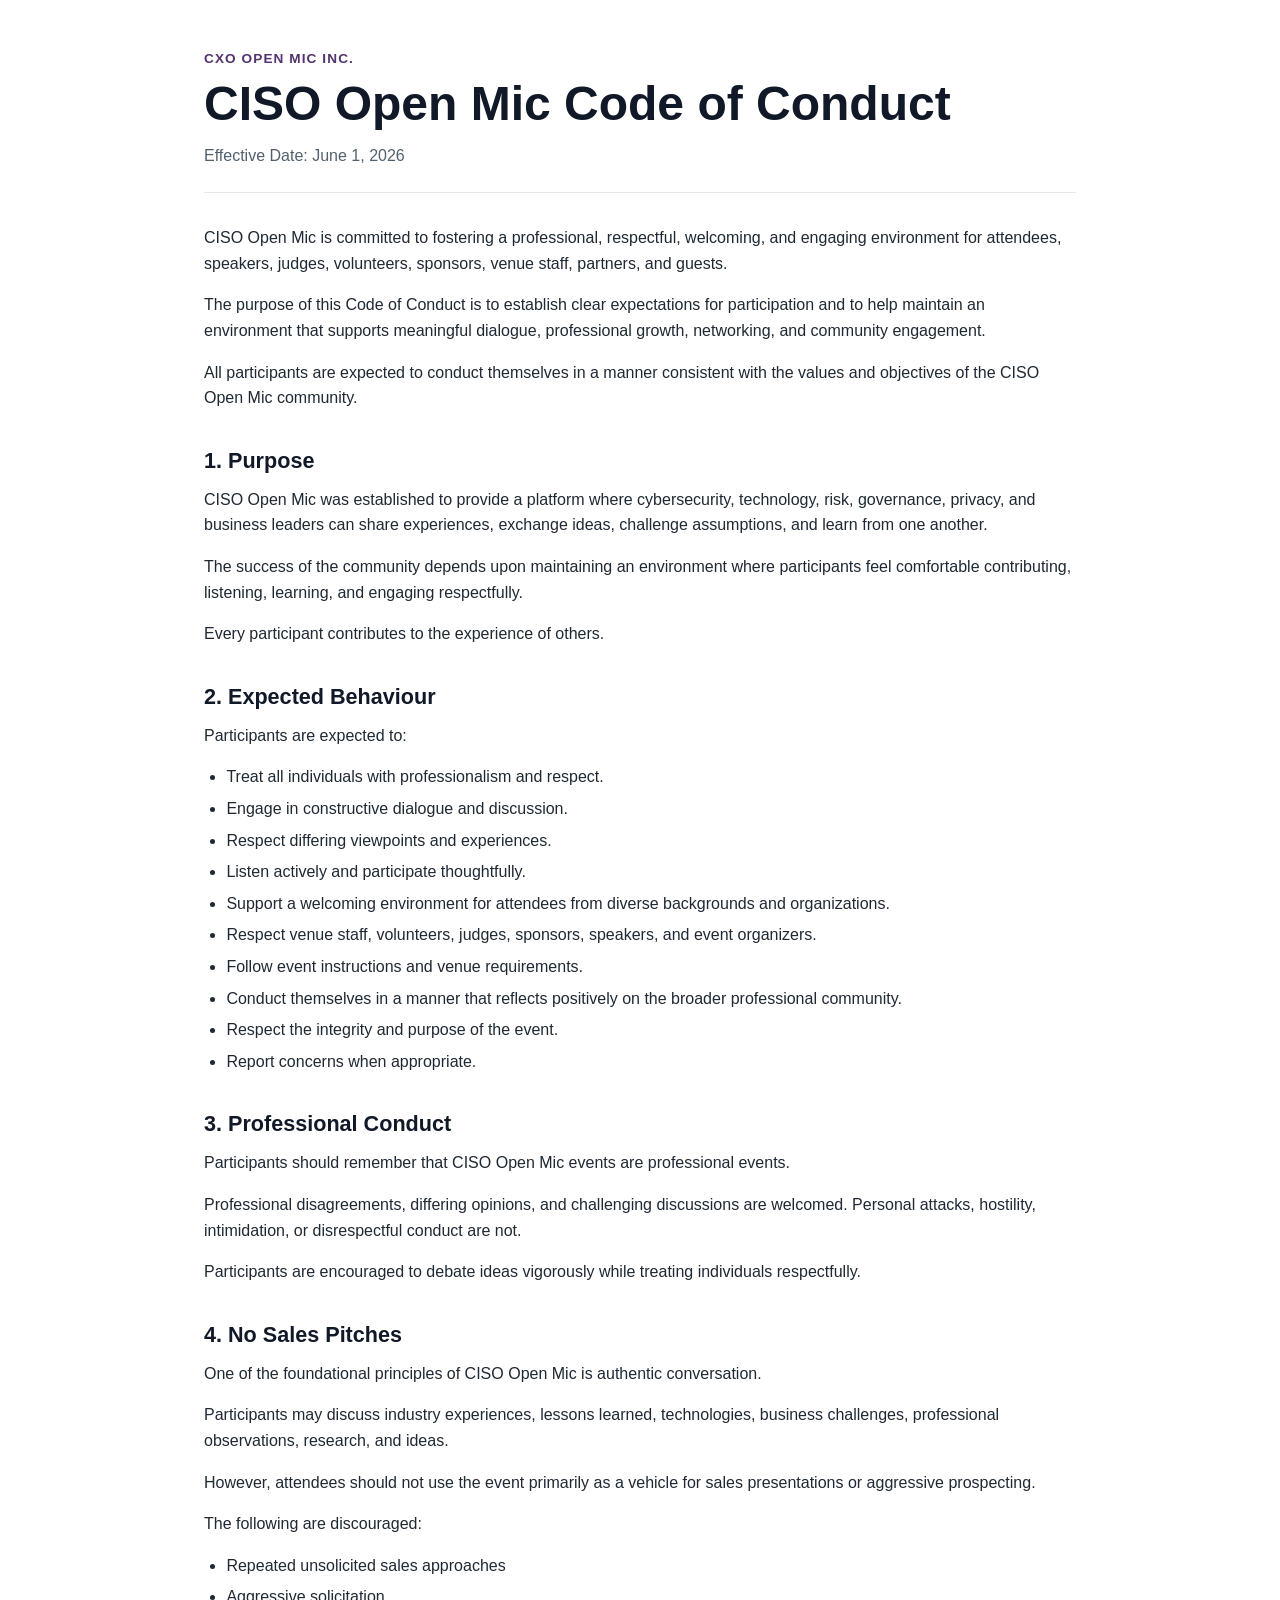
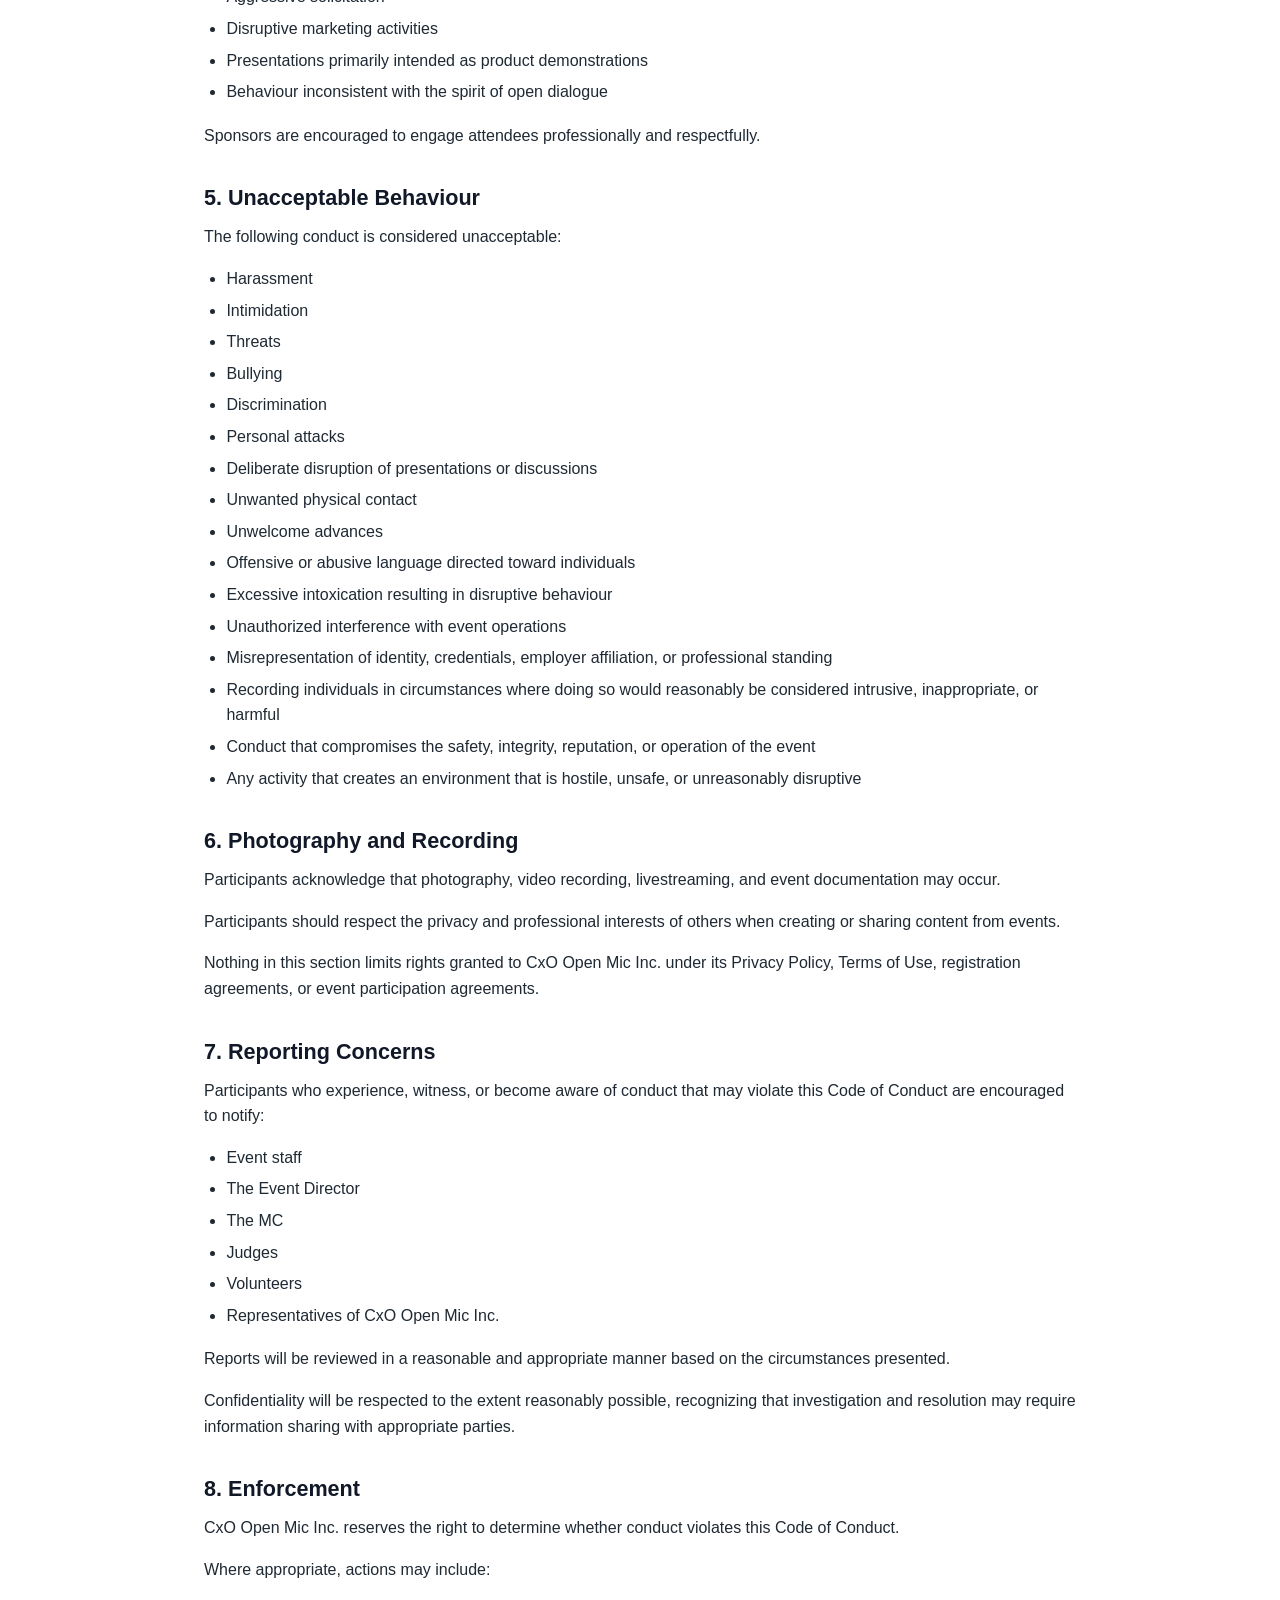
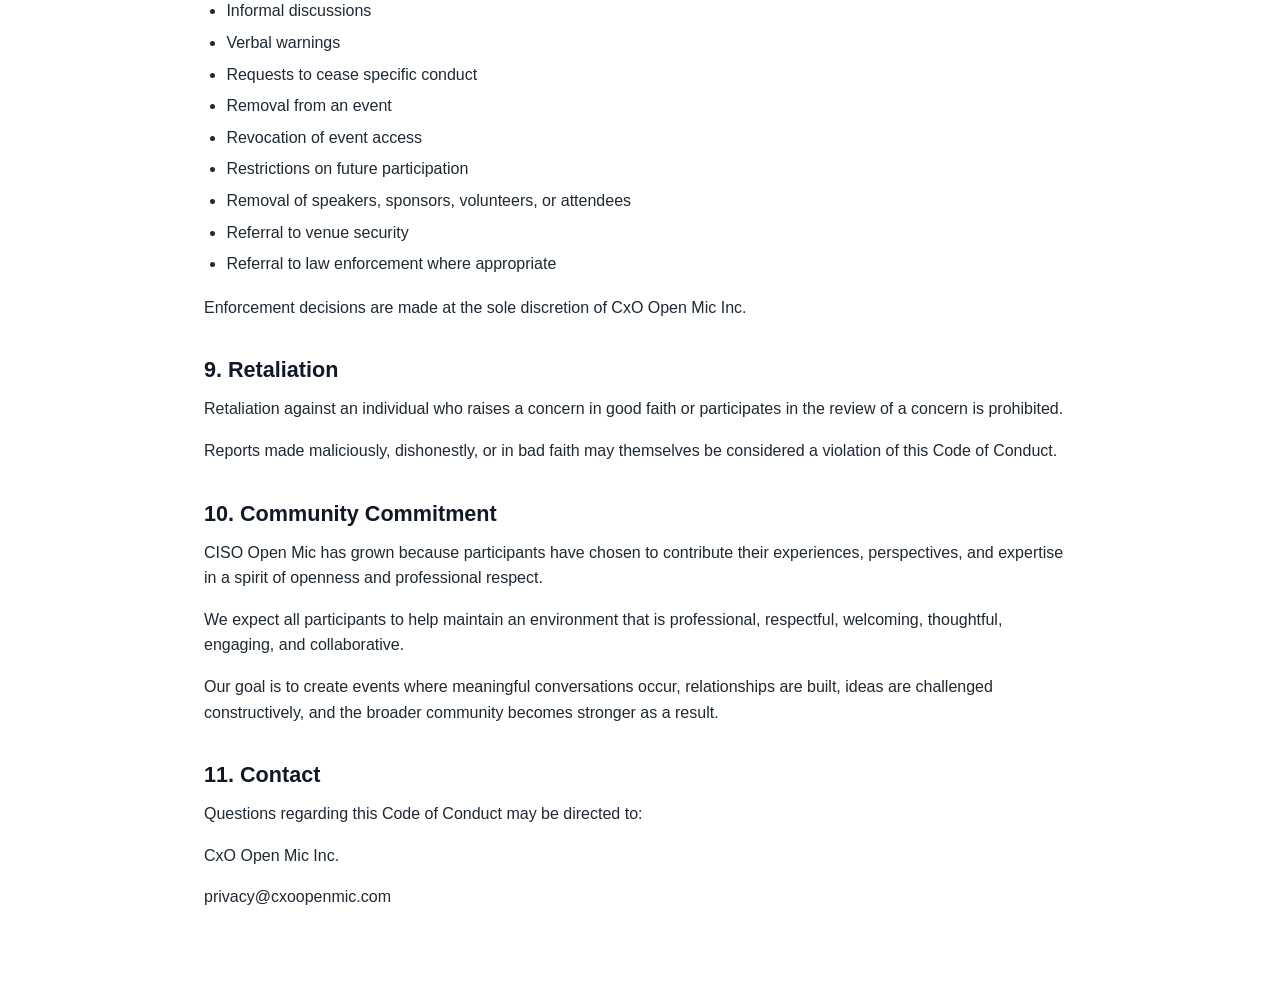
<file: public/conduct.html>
<!doctype html>
<html lang="en">
<head>
<meta charset="utf-8">
<meta name="viewport" content="width=device-width, initial-scale=1">
<title>CISO Open Mic Code of Conduct | CxO Open Mic Inc.</title>
<style>

:root {
  --bg: #ffffff;
  --text: #1f2933;
  --muted: #52606d;
  --heading: #111827;
  --accent: #53336F;
  --border: #e5e7eb;
}
* { box-sizing: border-box; }
body {
  margin: 0;
  background: var(--bg);
  color: var(--text);
  font-family: -apple-system, BlinkMacSystemFont, "Segoe UI", Roboto, Helvetica, Arial, sans-serif;
  line-height: 1.6;
}
main {
  max-width: 920px;
  margin: 0 auto;
  padding: 48px 24px 72px;
}
header {
  border-bottom: 1px solid var(--border);
  margin-bottom: 32px;
  padding-bottom: 24px;
}
.eyebrow {
  color: var(--accent);
  font-size: 0.85rem;
  font-weight: 700;
  letter-spacing: 0.08em;
  text-transform: uppercase;
  margin-bottom: 8px;
}
h1 {
  color: var(--heading);
  font-size: clamp(2rem, 4vw, 3rem);
  line-height: 1.1;
  margin: 0 0 12px;
}
.effective-date {
  color: var(--muted);
  font-size: 1rem;
  margin: 0;
}
h2 {
  color: var(--heading);
  font-size: 1.35rem;
  line-height: 1.3;
  margin-top: 36px;
  margin-bottom: 12px;
}
p { margin: 0 0 16px; }
ul {
  margin: 0 0 18px 1.4rem;
  padding: 0;
}
li { margin: 6px 0; }
.contact-block {
  border-top: 1px solid var(--border);
  margin-top: 40px;
  padding-top: 24px;
}
a {
  color: var(--accent);
}
@media print {
  main { max-width: none; padding: 24px; }
  a { color: inherit; text-decoration: none; }
}

</style>
</head>
<body>
<main>
<header>
<div class="eyebrow">CxO Open Mic Inc.</div>
<h1>CISO Open Mic Code of Conduct</h1>
<p class="effective-date">Effective Date: June 1, 2026</p>
</header>
<p>CISO Open Mic is committed to fostering a professional, respectful, welcoming, and engaging environment for attendees, speakers, judges, volunteers, sponsors, venue staff, partners, and guests.</p>
<p>The purpose of this Code of Conduct is to establish clear expectations for participation and to help maintain an environment that supports meaningful dialogue, professional growth, networking, and community engagement.</p>
<p>All participants are expected to conduct themselves in a manner consistent with the values and objectives of the CISO Open Mic community.</p>
<h2>1. Purpose</h2>
<p>CISO Open Mic was established to provide a platform where cybersecurity, technology, risk, governance, privacy, and business leaders can share experiences, exchange ideas, challenge assumptions, and learn from one another.</p>
<p>The success of the community depends upon maintaining an environment where participants feel comfortable contributing, listening, learning, and engaging respectfully.</p>
<p>Every participant contributes to the experience of others.</p>
<h2>2. Expected Behaviour</h2>
<p>Participants are expected to:</p>
<ul>
<li>Treat all individuals with professionalism and respect.</li>
<li>Engage in constructive dialogue and discussion.</li>
<li>Respect differing viewpoints and experiences.</li>
<li>Listen actively and participate thoughtfully.</li>
<li>Support a welcoming environment for attendees from diverse backgrounds and organizations.</li>
<li>Respect venue staff, volunteers, judges, sponsors, speakers, and event organizers.</li>
<li>Follow event instructions and venue requirements.</li>
<li>Conduct themselves in a manner that reflects positively on the broader professional community.</li>
<li>Respect the integrity and purpose of the event.</li>
<li>Report concerns when appropriate.</li>
</ul>
<h2>3. Professional Conduct</h2>
<p>Participants should remember that CISO Open Mic events are professional events.</p>
<p>Professional disagreements, differing opinions, and challenging discussions are welcomed. Personal attacks, hostility, intimidation, or disrespectful conduct are not.</p>
<p>Participants are encouraged to debate ideas vigorously while treating individuals respectfully.</p>
<h2>4. No Sales Pitches</h2>
<p>One of the foundational principles of CISO Open Mic is authentic conversation.</p>
<p>Participants may discuss industry experiences, lessons learned, technologies, business challenges, professional observations, research, and ideas.</p>
<p>However, attendees should not use the event primarily as a vehicle for sales presentations or aggressive prospecting.</p>
<p>The following are discouraged:</p>
<ul>
<li>Repeated unsolicited sales approaches</li>
<li>Aggressive solicitation</li>
<li>Disruptive marketing activities</li>
<li>Presentations primarily intended as product demonstrations</li>
<li>Behaviour inconsistent with the spirit of open dialogue</li>
</ul>
<p>Sponsors are encouraged to engage attendees professionally and respectfully.</p>
<h2>5. Unacceptable Behaviour</h2>
<p>The following conduct is considered unacceptable:</p>
<ul>
<li>Harassment</li>
<li>Intimidation</li>
<li>Threats</li>
<li>Bullying</li>
<li>Discrimination</li>
<li>Personal attacks</li>
<li>Deliberate disruption of presentations or discussions</li>
<li>Unwanted physical contact</li>
<li>Unwelcome advances</li>
<li>Offensive or abusive language directed toward individuals</li>
<li>Excessive intoxication resulting in disruptive behaviour</li>
<li>Unauthorized interference with event operations</li>
<li>Misrepresentation of identity, credentials, employer affiliation, or professional standing</li>
<li>Recording individuals in circumstances where doing so would reasonably be considered intrusive, inappropriate, or harmful</li>
<li>Conduct that compromises the safety, integrity, reputation, or operation of the event</li>
<li>Any activity that creates an environment that is hostile, unsafe, or unreasonably disruptive</li>
</ul>
<h2>6. Photography and Recording</h2>
<p>Participants acknowledge that photography, video recording, livestreaming, and event documentation may occur.</p>
<p>Participants should respect the privacy and professional interests of others when creating or sharing content from events.</p>
<p>Nothing in this section limits rights granted to CxO Open Mic Inc. under its Privacy Policy, Terms of Use, registration agreements, or event participation agreements.</p>
<h2>7. Reporting Concerns</h2>
<p>Participants who experience, witness, or become aware of conduct that may violate this Code of Conduct are encouraged to notify:</p>
<ul>
<li>Event staff</li>
<li>The Event Director</li>
<li>The MC</li>
<li>Judges</li>
<li>Volunteers</li>
<li>Representatives of CxO Open Mic Inc.</li>
</ul>
<p>Reports will be reviewed in a reasonable and appropriate manner based on the circumstances presented.</p>
<p>Confidentiality will be respected to the extent reasonably possible, recognizing that investigation and resolution may require information sharing with appropriate parties.</p>
<h2>8. Enforcement</h2>
<p>CxO Open Mic Inc. reserves the right to determine whether conduct violates this Code of Conduct.</p>
<p>Where appropriate, actions may include:</p>
<ul>
<li>Informal discussions</li>
<li>Verbal warnings</li>
<li>Requests to cease specific conduct</li>
<li>Removal from an event</li>
<li>Revocation of event access</li>
<li>Restrictions on future participation</li>
<li>Removal of speakers, sponsors, volunteers, or attendees</li>
<li>Referral to venue security</li>
<li>Referral to law enforcement where appropriate</li>
</ul>
<p>Enforcement decisions are made at the sole discretion of CxO Open Mic Inc.</p>
<h2>9. Retaliation</h2>
<p>Retaliation against an individual who raises a concern in good faith or participates in the review of a concern is prohibited.</p>
<p>Reports made maliciously, dishonestly, or in bad faith may themselves be considered a violation of this Code of Conduct.</p>
<h2>10. Community Commitment</h2>
<p>CISO Open Mic has grown because participants have chosen to contribute their experiences, perspectives, and expertise in a spirit of openness and professional respect.</p>
<p>We expect all participants to help maintain an environment that is professional, respectful, welcoming, thoughtful, engaging, and collaborative.</p>
<p>Our goal is to create events where meaningful conversations occur, relationships are built, ideas are challenged constructively, and the broader community becomes stronger as a result.</p>
<h2>11. Contact</h2>
<p>Questions regarding this Code of Conduct may be directed to:</p>
<p>CxO Open Mic Inc.</p>
<p>privacy@cxoopenmic.com</p>
</main>
</body>
</html>
</file>
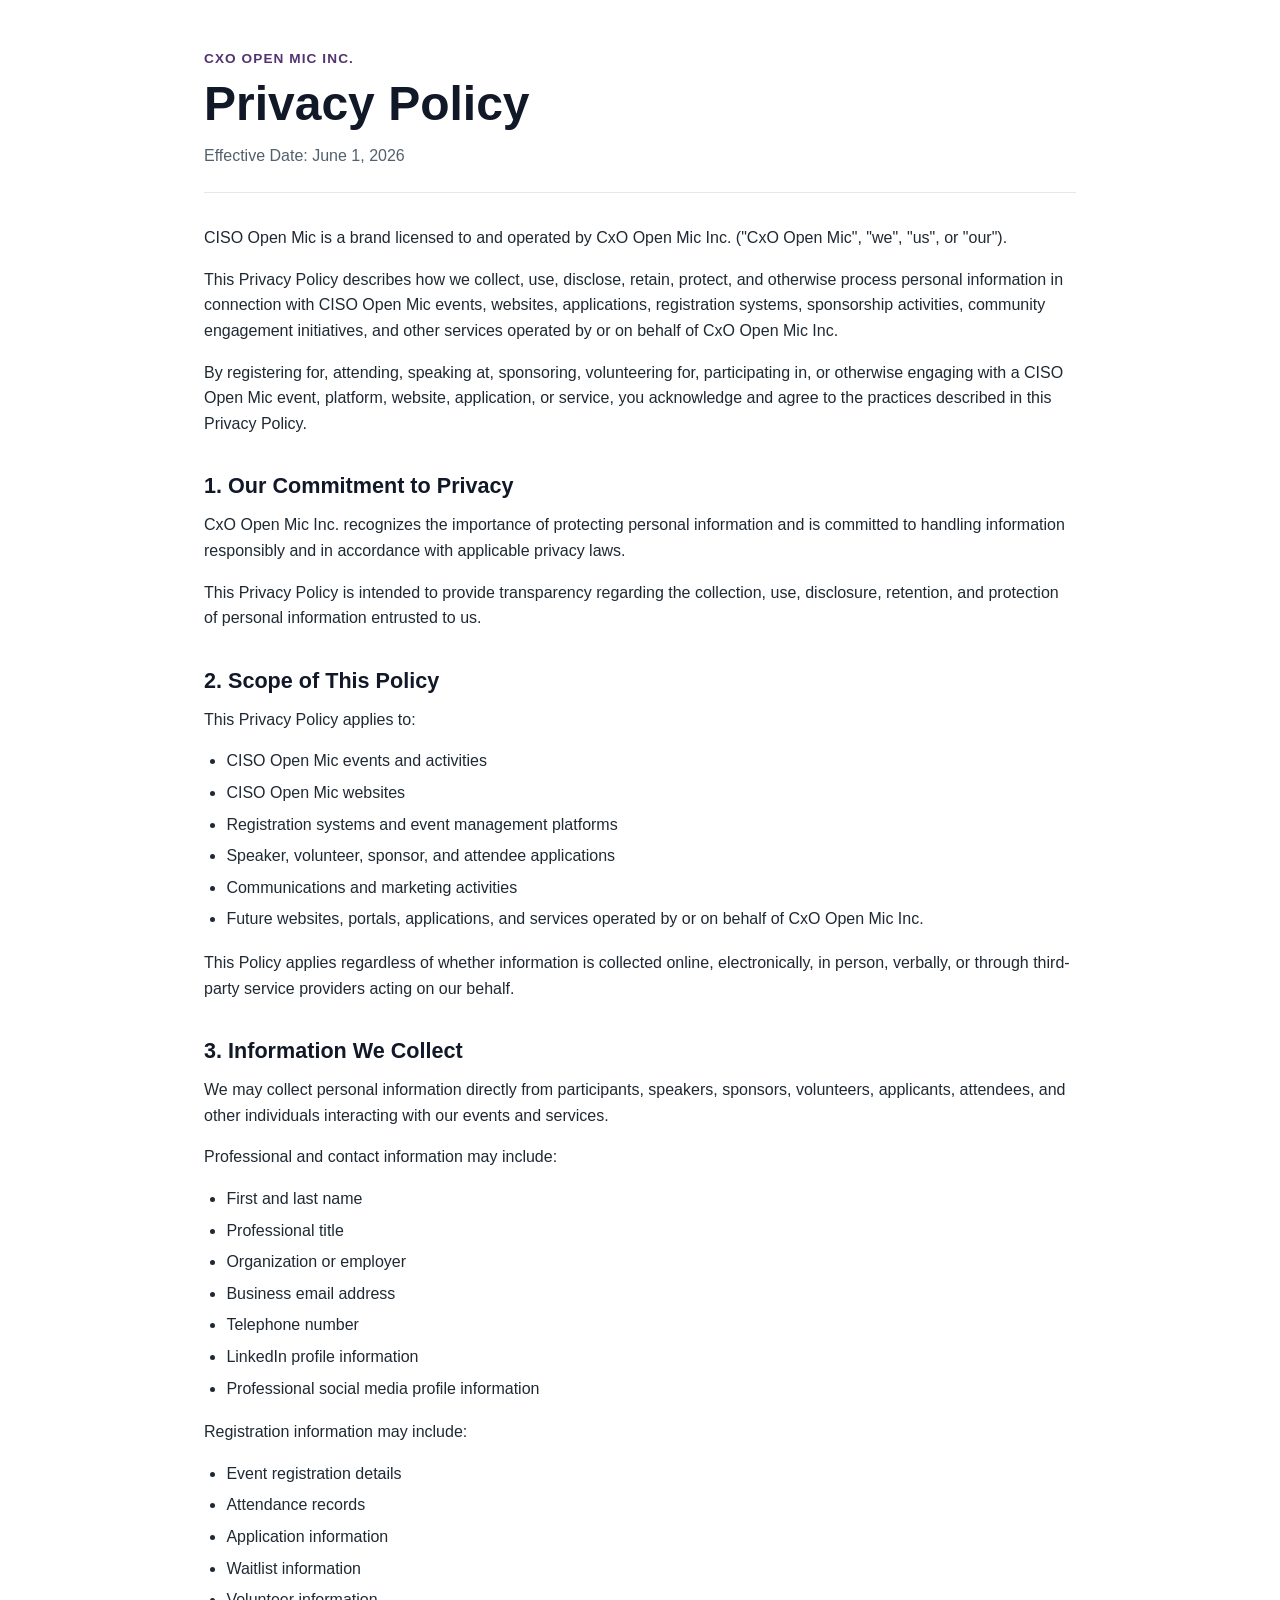
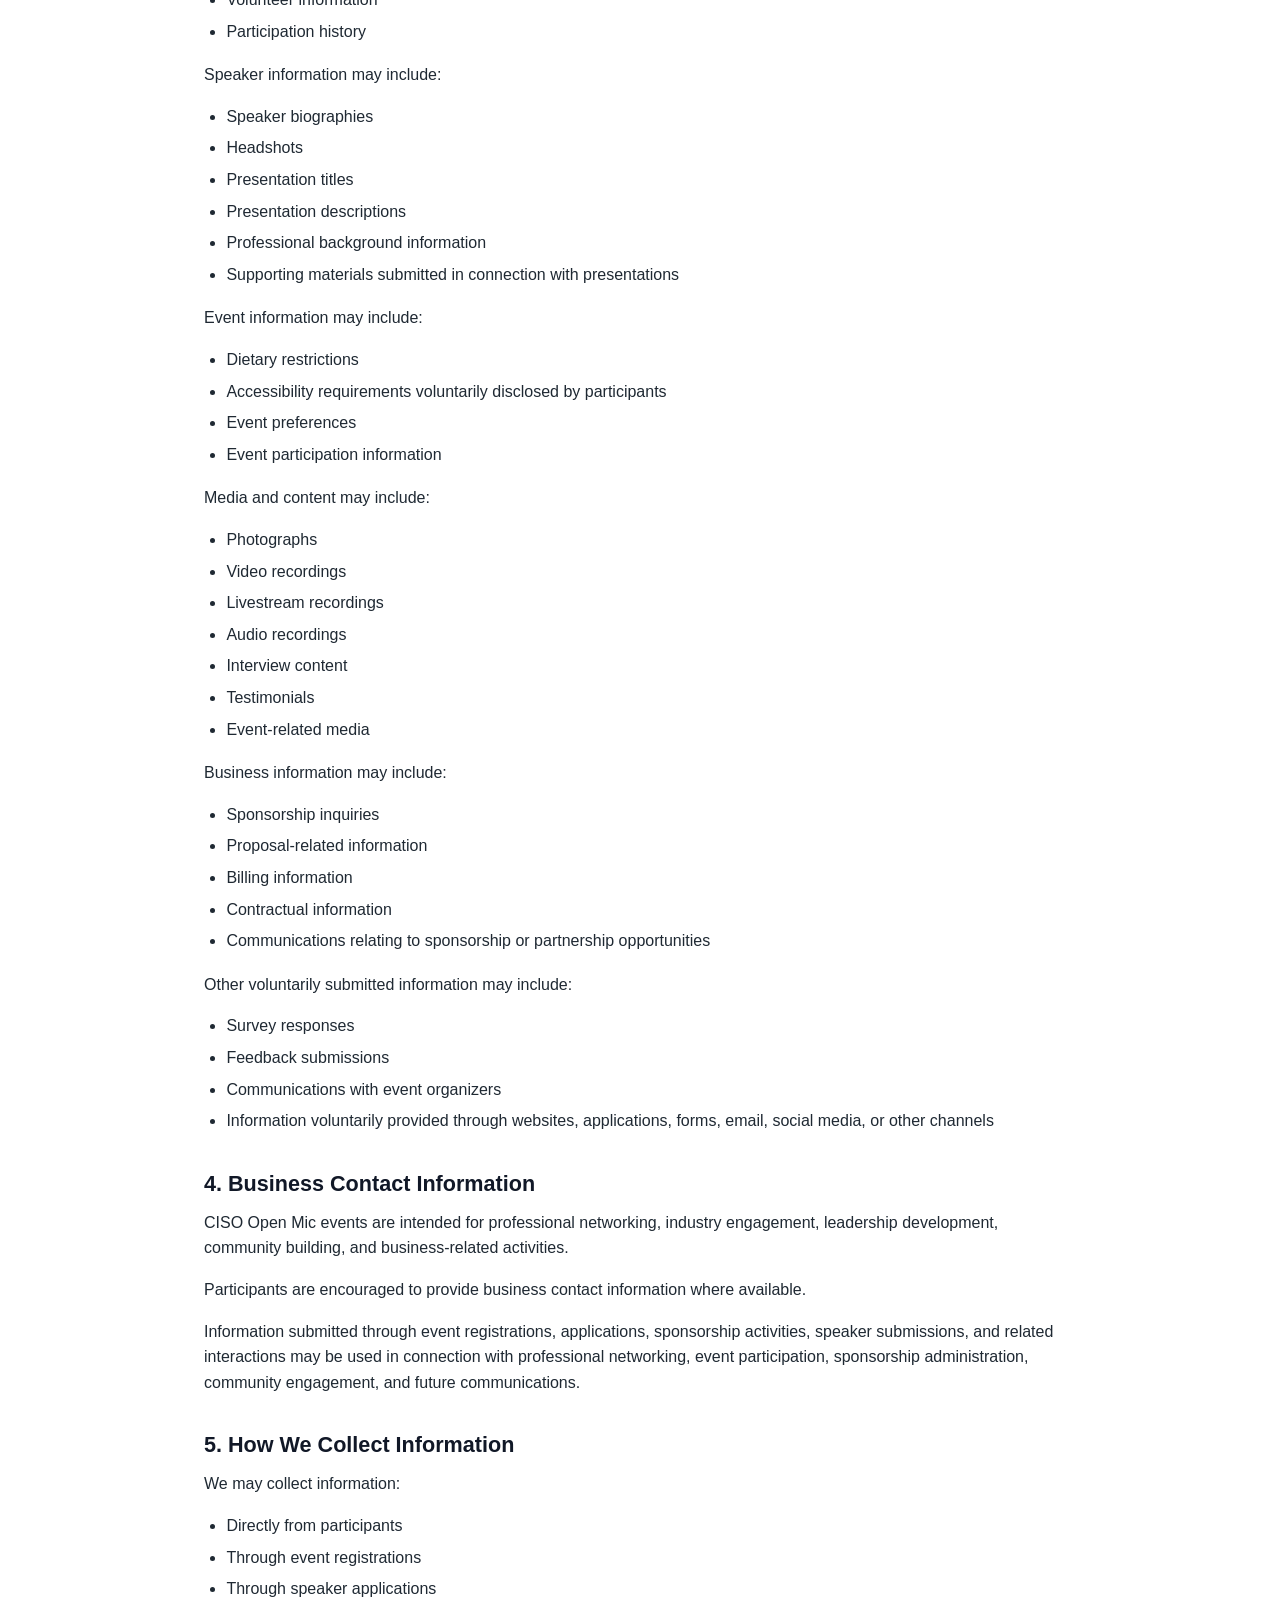
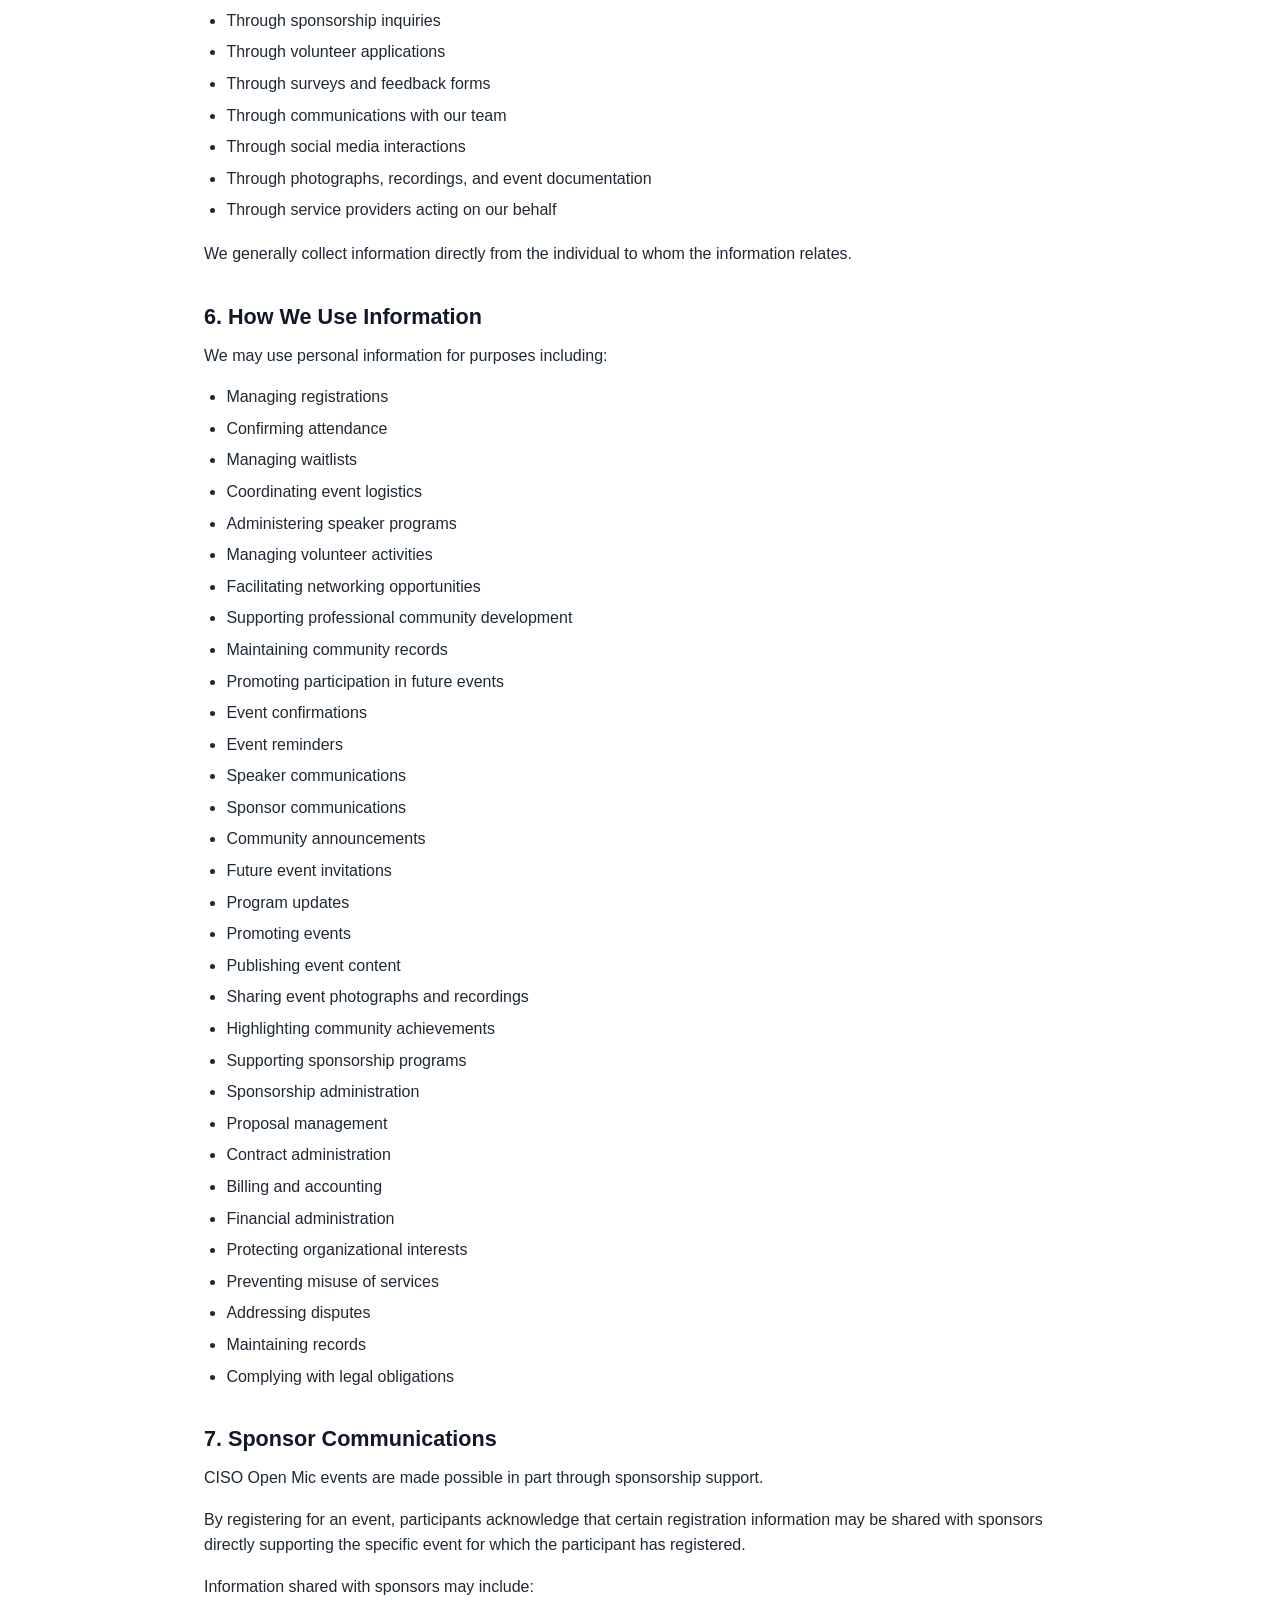
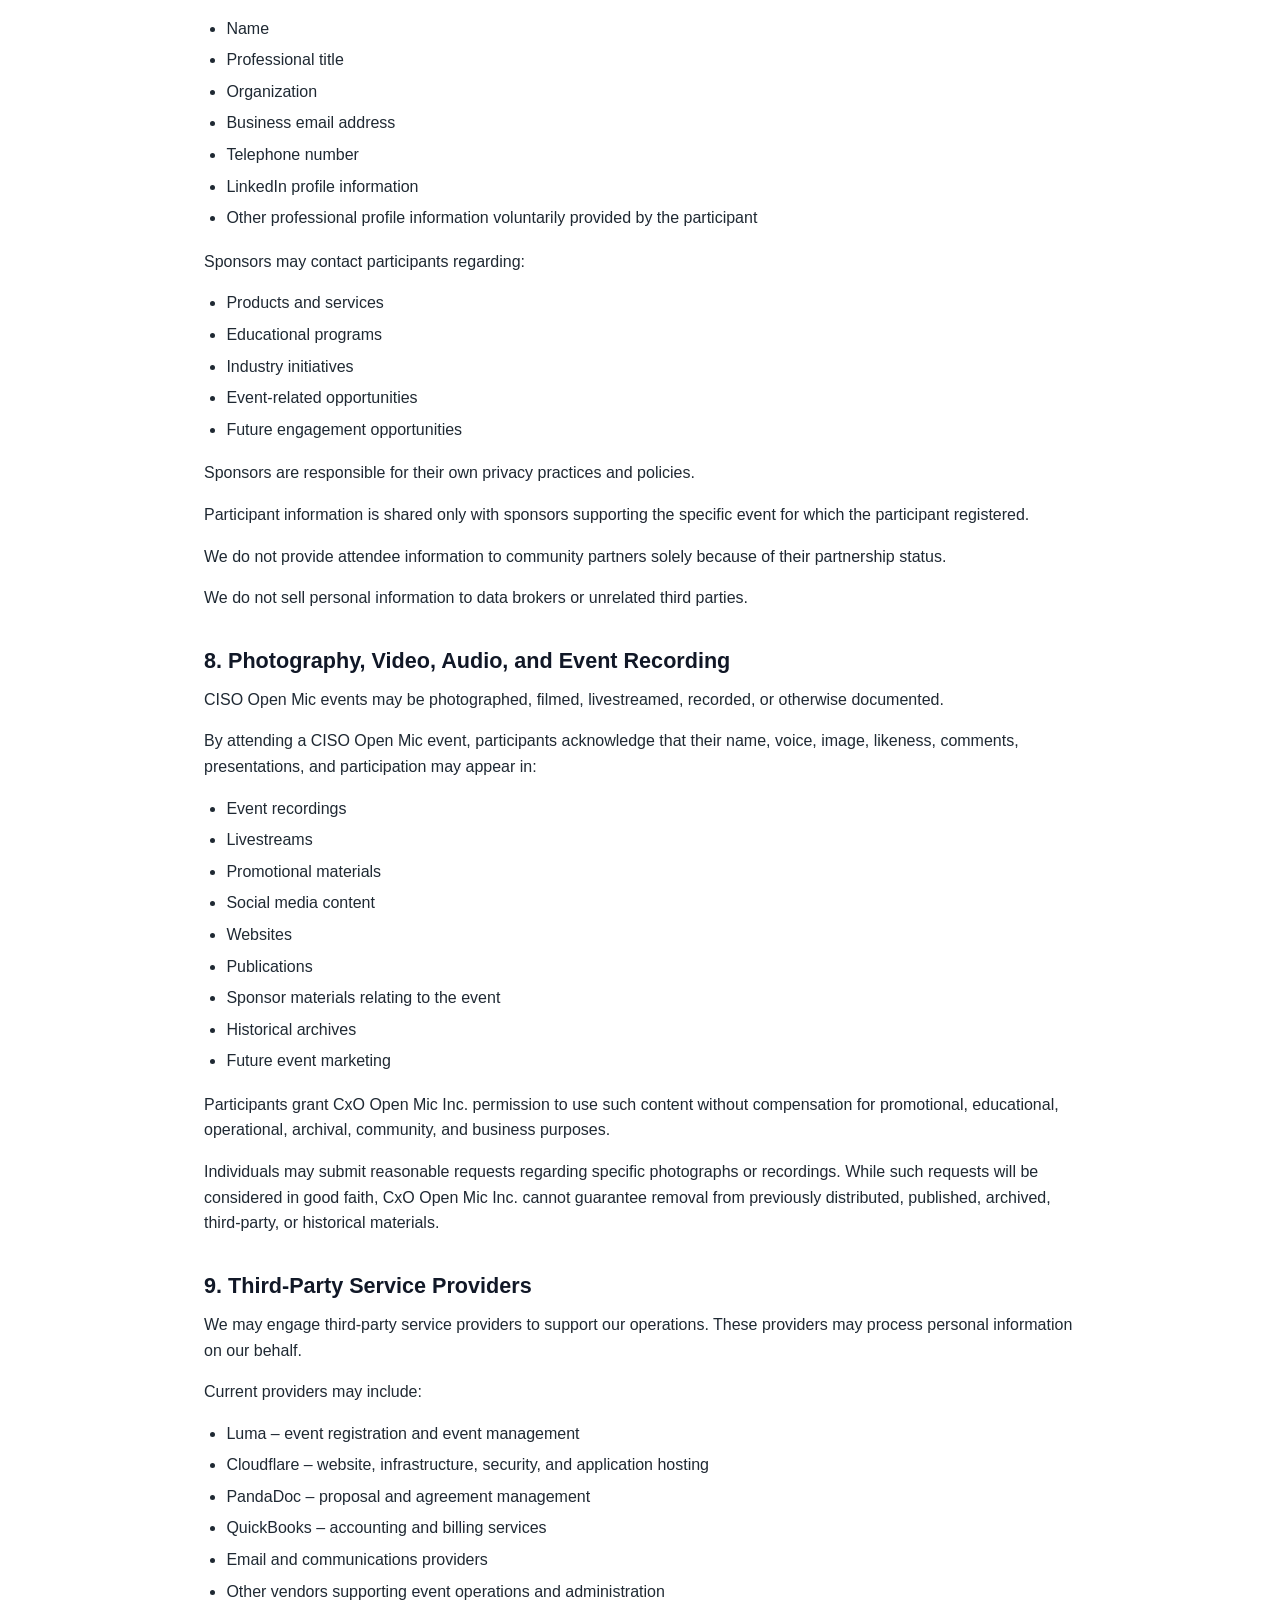
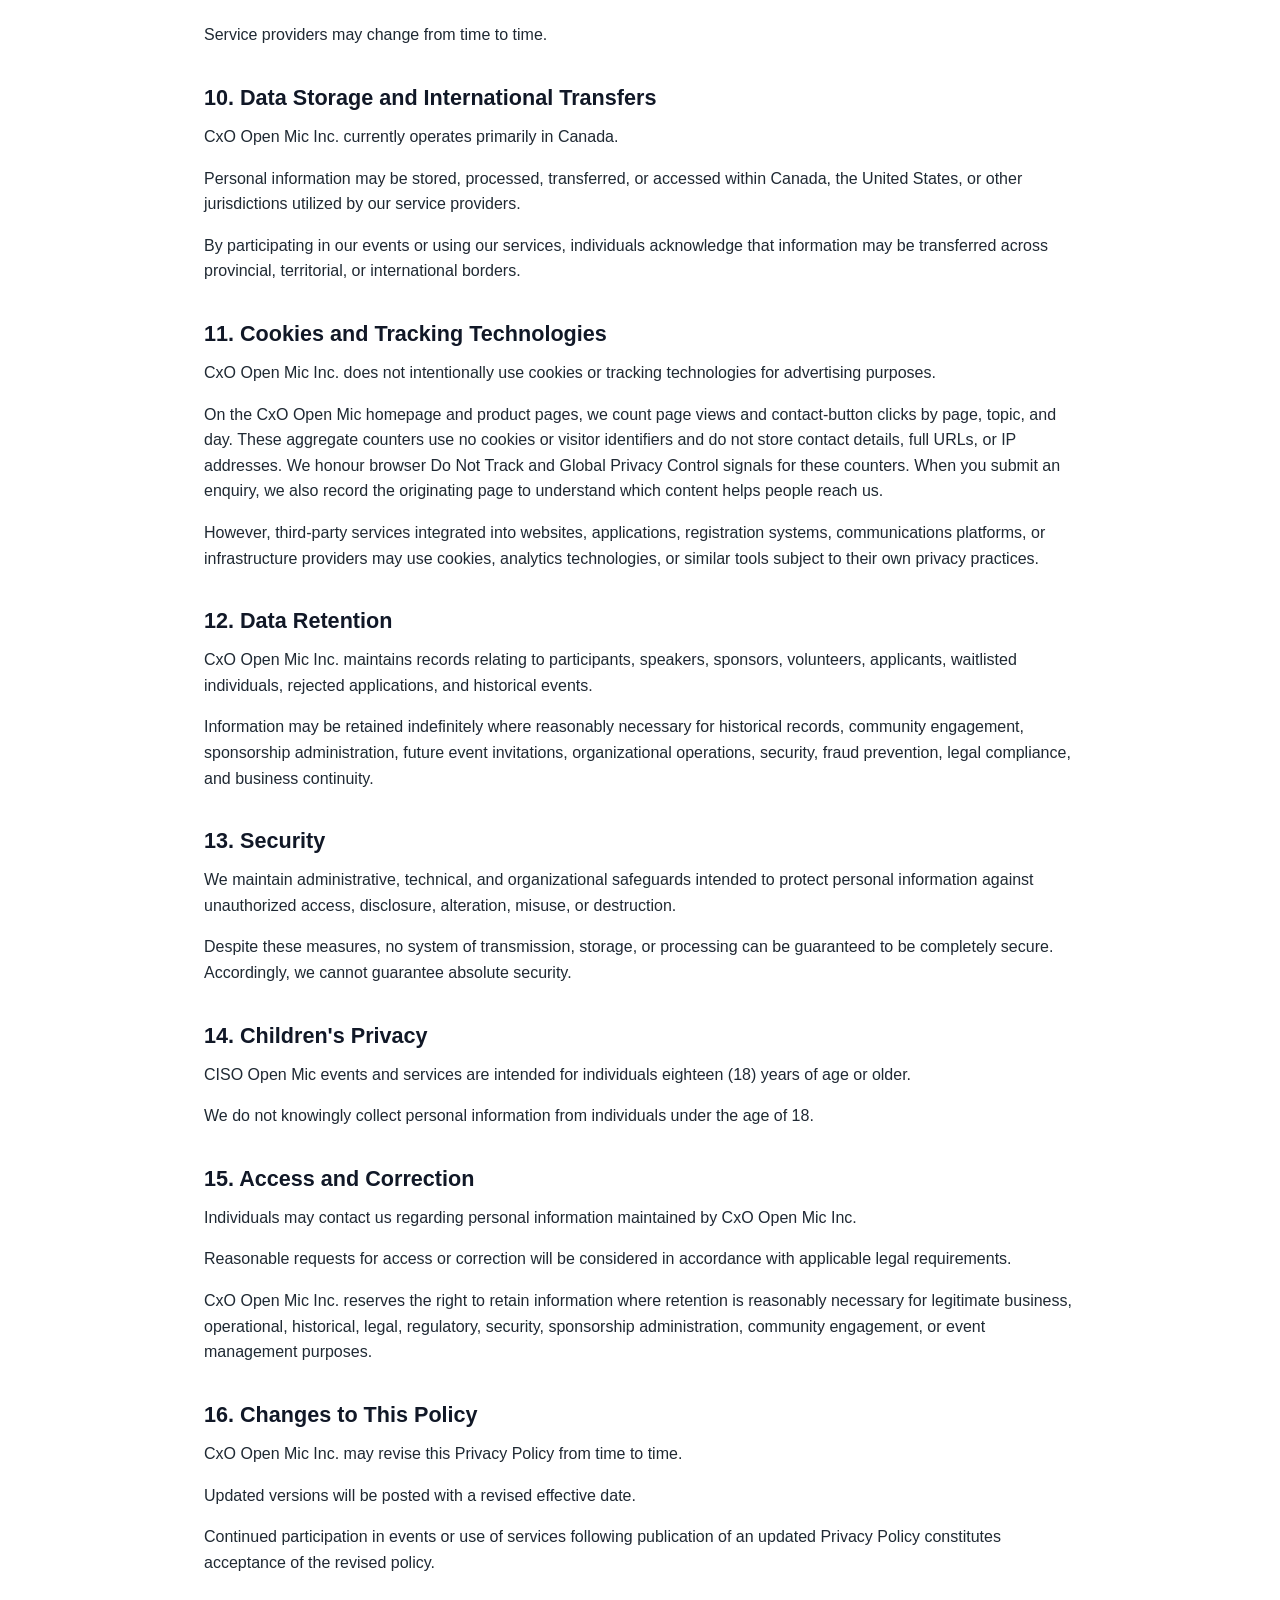
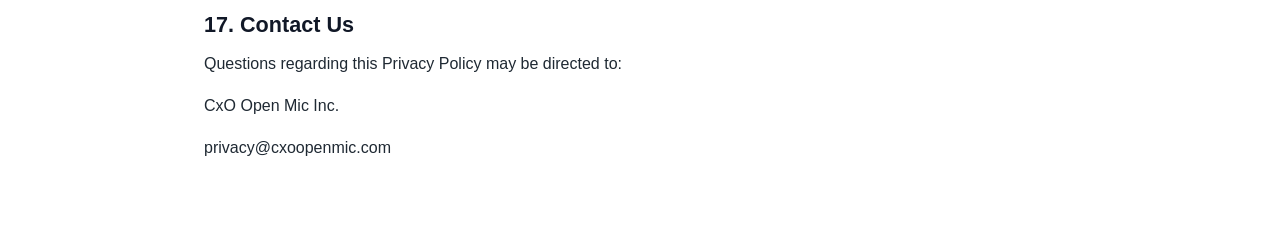
<file: public/privacy.html>
<!doctype html>
<html lang="en">
<head>
<meta charset="utf-8">
<meta name="viewport" content="width=device-width, initial-scale=1">
<title>Privacy Policy | CxO Open Mic Inc.</title>
<style>

:root {
  --bg: #ffffff;
  --text: #1f2933;
  --muted: #52606d;
  --heading: #111827;
  --accent: #53336F;
  --border: #e5e7eb;
}
* { box-sizing: border-box; }
body {
  margin: 0;
  background: var(--bg);
  color: var(--text);
  font-family: -apple-system, BlinkMacSystemFont, "Segoe UI", Roboto, Helvetica, Arial, sans-serif;
  line-height: 1.6;
}
main {
  max-width: 920px;
  margin: 0 auto;
  padding: 48px 24px 72px;
}
header {
  border-bottom: 1px solid var(--border);
  margin-bottom: 32px;
  padding-bottom: 24px;
}
.eyebrow {
  color: var(--accent);
  font-size: 0.85rem;
  font-weight: 700;
  letter-spacing: 0.08em;
  text-transform: uppercase;
  margin-bottom: 8px;
}
h1 {
  color: var(--heading);
  font-size: clamp(2rem, 4vw, 3rem);
  line-height: 1.1;
  margin: 0 0 12px;
}
.effective-date {
  color: var(--muted);
  font-size: 1rem;
  margin: 0;
}
h2 {
  color: var(--heading);
  font-size: 1.35rem;
  line-height: 1.3;
  margin-top: 36px;
  margin-bottom: 12px;
}
p { margin: 0 0 16px; }
ul {
  margin: 0 0 18px 1.4rem;
  padding: 0;
}
li { margin: 6px 0; }
.contact-block {
  border-top: 1px solid var(--border);
  margin-top: 40px;
  padding-top: 24px;
}
a {
  color: var(--accent);
}
@media print {
  main { max-width: none; padding: 24px; }
  a { color: inherit; text-decoration: none; }
}

</style>
</head>
<body>
<main>
<header>
<div class="eyebrow">CxO Open Mic Inc.</div>
<h1>Privacy Policy</h1>
<p class="effective-date">Effective Date: June 1, 2026</p>
</header>
<p>CISO Open Mic is a brand licensed to and operated by CxO Open Mic Inc. (&quot;CxO Open Mic&quot;, &quot;we&quot;, &quot;us&quot;, or &quot;our&quot;).</p>
<p>This Privacy Policy describes how we collect, use, disclose, retain, protect, and otherwise process personal information in connection with CISO Open Mic events, websites, applications, registration systems, sponsorship activities, community engagement initiatives, and other services operated by or on behalf of CxO Open Mic Inc.</p>
<p>By registering for, attending, speaking at, sponsoring, volunteering for, participating in, or otherwise engaging with a CISO Open Mic event, platform, website, application, or service, you acknowledge and agree to the practices described in this Privacy Policy.</p>
<h2>1. Our Commitment to Privacy</h2>
<p>CxO Open Mic Inc. recognizes the importance of protecting personal information and is committed to handling information responsibly and in accordance with applicable privacy laws.</p>
<p>This Privacy Policy is intended to provide transparency regarding the collection, use, disclosure, retention, and protection of personal information entrusted to us.</p>
<h2>2. Scope of This Policy</h2>
<p>This Privacy Policy applies to:</p>
<ul>
<li>CISO Open Mic events and activities</li>
<li>CISO Open Mic websites</li>
<li>Registration systems and event management platforms</li>
<li>Speaker, volunteer, sponsor, and attendee applications</li>
<li>Communications and marketing activities</li>
<li>Future websites, portals, applications, and services operated by or on behalf of CxO Open Mic Inc.</li>
</ul>
<p>This Policy applies regardless of whether information is collected online, electronically, in person, verbally, or through third-party service providers acting on our behalf.</p>
<h2>3. Information We Collect</h2>
<p>We may collect personal information directly from participants, speakers, sponsors, volunteers, applicants, attendees, and other individuals interacting with our events and services.</p>
<p>Professional and contact information may include:</p>
<ul>
<li>First and last name</li>
<li>Professional title</li>
<li>Organization or employer</li>
<li>Business email address</li>
<li>Telephone number</li>
<li>LinkedIn profile information</li>
<li>Professional social media profile information</li>
</ul>
<p>Registration information may include:</p>
<ul>
<li>Event registration details</li>
<li>Attendance records</li>
<li>Application information</li>
<li>Waitlist information</li>
<li>Volunteer information</li>
<li>Participation history</li>
</ul>
<p>Speaker information may include:</p>
<ul>
<li>Speaker biographies</li>
<li>Headshots</li>
<li>Presentation titles</li>
<li>Presentation descriptions</li>
<li>Professional background information</li>
<li>Supporting materials submitted in connection with presentations</li>
</ul>
<p>Event information may include:</p>
<ul>
<li>Dietary restrictions</li>
<li>Accessibility requirements voluntarily disclosed by participants</li>
<li>Event preferences</li>
<li>Event participation information</li>
</ul>
<p>Media and content may include:</p>
<ul>
<li>Photographs</li>
<li>Video recordings</li>
<li>Livestream recordings</li>
<li>Audio recordings</li>
<li>Interview content</li>
<li>Testimonials</li>
<li>Event-related media</li>
</ul>
<p>Business information may include:</p>
<ul>
<li>Sponsorship inquiries</li>
<li>Proposal-related information</li>
<li>Billing information</li>
<li>Contractual information</li>
<li>Communications relating to sponsorship or partnership opportunities</li>
</ul>
<p>Other voluntarily submitted information may include:</p>
<ul>
<li>Survey responses</li>
<li>Feedback submissions</li>
<li>Communications with event organizers</li>
<li>Information voluntarily provided through websites, applications, forms, email, social media, or other channels</li>
</ul>
<h2>4. Business Contact Information</h2>
<p>CISO Open Mic events are intended for professional networking, industry engagement, leadership development, community building, and business-related activities.</p>
<p>Participants are encouraged to provide business contact information where available.</p>
<p>Information submitted through event registrations, applications, sponsorship activities, speaker submissions, and related interactions may be used in connection with professional networking, event participation, sponsorship administration, community engagement, and future communications.</p>
<h2>5. How We Collect Information</h2>
<p>We may collect information:</p>
<ul>
<li>Directly from participants</li>
<li>Through event registrations</li>
<li>Through speaker applications</li>
<li>Through sponsorship inquiries</li>
<li>Through volunteer applications</li>
<li>Through surveys and feedback forms</li>
<li>Through communications with our team</li>
<li>Through social media interactions</li>
<li>Through photographs, recordings, and event documentation</li>
<li>Through service providers acting on our behalf</li>
</ul>
<p>We generally collect information directly from the individual to whom the information relates.</p>
<h2>6. How We Use Information</h2>
<p>We may use personal information for purposes including:</p>
<ul>
<li>Managing registrations</li>
<li>Confirming attendance</li>
<li>Managing waitlists</li>
<li>Coordinating event logistics</li>
<li>Administering speaker programs</li>
<li>Managing volunteer activities</li>
<li>Facilitating networking opportunities</li>
<li>Supporting professional community development</li>
<li>Maintaining community records</li>
<li>Promoting participation in future events</li>
<li>Event confirmations</li>
<li>Event reminders</li>
<li>Speaker communications</li>
<li>Sponsor communications</li>
<li>Community announcements</li>
<li>Future event invitations</li>
<li>Program updates</li>
<li>Promoting events</li>
<li>Publishing event content</li>
<li>Sharing event photographs and recordings</li>
<li>Highlighting community achievements</li>
<li>Supporting sponsorship programs</li>
<li>Sponsorship administration</li>
<li>Proposal management</li>
<li>Contract administration</li>
<li>Billing and accounting</li>
<li>Financial administration</li>
<li>Protecting organizational interests</li>
<li>Preventing misuse of services</li>
<li>Addressing disputes</li>
<li>Maintaining records</li>
<li>Complying with legal obligations</li>
</ul>
<h2>7. Sponsor Communications</h2>
<p>CISO Open Mic events are made possible in part through sponsorship support.</p>
<p>By registering for an event, participants acknowledge that certain registration information may be shared with sponsors directly supporting the specific event for which the participant has registered.</p>
<p>Information shared with sponsors may include:</p>
<ul>
<li>Name</li>
<li>Professional title</li>
<li>Organization</li>
<li>Business email address</li>
<li>Telephone number</li>
<li>LinkedIn profile information</li>
<li>Other professional profile information voluntarily provided by the participant</li>
</ul>
<p>Sponsors may contact participants regarding:</p>
<ul>
<li>Products and services</li>
<li>Educational programs</li>
<li>Industry initiatives</li>
<li>Event-related opportunities</li>
<li>Future engagement opportunities</li>
</ul>
<p>Sponsors are responsible for their own privacy practices and policies.</p>
<p>Participant information is shared only with sponsors supporting the specific event for which the participant registered.</p>
<p>We do not provide attendee information to community partners solely because of their partnership status.</p>
<p>We do not sell personal information to data brokers or unrelated third parties.</p>
<h2>8. Photography, Video, Audio, and Event Recording</h2>
<p>CISO Open Mic events may be photographed, filmed, livestreamed, recorded, or otherwise documented.</p>
<p>By attending a CISO Open Mic event, participants acknowledge that their name, voice, image, likeness, comments, presentations, and participation may appear in:</p>
<ul>
<li>Event recordings</li>
<li>Livestreams</li>
<li>Promotional materials</li>
<li>Social media content</li>
<li>Websites</li>
<li>Publications</li>
<li>Sponsor materials relating to the event</li>
<li>Historical archives</li>
<li>Future event marketing</li>
</ul>
<p>Participants grant CxO Open Mic Inc. permission to use such content without compensation for promotional, educational, operational, archival, community, and business purposes.</p>
<p>Individuals may submit reasonable requests regarding specific photographs or recordings. While such requests will be considered in good faith, CxO Open Mic Inc. cannot guarantee removal from previously distributed, published, archived, third-party, or historical materials.</p>
<h2>9. Third-Party Service Providers</h2>
<p>We may engage third-party service providers to support our operations. These providers may process personal information on our behalf.</p>
<p>Current providers may include:</p>
<ul>
<li>Luma – event registration and event management</li>
<li>Cloudflare – website, infrastructure, security, and application hosting</li>
<li>PandaDoc – proposal and agreement management</li>
<li>QuickBooks – accounting and billing services</li>
<li>Email and communications providers</li>
<li>Other vendors supporting event operations and administration</li>
</ul>
<p>Service providers may change from time to time.</p>
<h2>10. Data Storage and International Transfers</h2>
<p>CxO Open Mic Inc. currently operates primarily in Canada.</p>
<p>Personal information may be stored, processed, transferred, or accessed within Canada, the United States, or other jurisdictions utilized by our service providers.</p>
<p>By participating in our events or using our services, individuals acknowledge that information may be transferred across provincial, territorial, or international borders.</p>
<h2>11. Cookies and Tracking Technologies</h2>
<p>CxO Open Mic Inc. does not intentionally use cookies or tracking technologies for advertising purposes.</p>
<p>On the CxO Open Mic homepage and product pages, we count page views and contact-button clicks by page, topic, and day. These aggregate counters use no cookies or visitor identifiers and do not store contact details, full URLs, or IP addresses. We honour browser Do Not Track and Global Privacy Control signals for these counters. When you submit an enquiry, we also record the originating page to understand which content helps people reach us.</p>

<p>However, third-party services integrated into websites, applications, registration systems, communications platforms, or infrastructure providers may use cookies, analytics technologies, or similar tools subject to their own privacy practices.</p>
<h2>12. Data Retention</h2>
<p>CxO Open Mic Inc. maintains records relating to participants, speakers, sponsors, volunteers, applicants, waitlisted individuals, rejected applications, and historical events.</p>
<p>Information may be retained indefinitely where reasonably necessary for historical records, community engagement, sponsorship administration, future event invitations, organizational operations, security, fraud prevention, legal compliance, and business continuity.</p>
<h2>13. Security</h2>
<p>We maintain administrative, technical, and organizational safeguards intended to protect personal information against unauthorized access, disclosure, alteration, misuse, or destruction.</p>
<p>Despite these measures, no system of transmission, storage, or processing can be guaranteed to be completely secure. Accordingly, we cannot guarantee absolute security.</p>
<h2>14. Children&#x27;s Privacy</h2>
<p>CISO Open Mic events and services are intended for individuals eighteen (18) years of age or older.</p>
<p>We do not knowingly collect personal information from individuals under the age of 18.</p>
<h2>15. Access and Correction</h2>
<p>Individuals may contact us regarding personal information maintained by CxO Open Mic Inc.</p>
<p>Reasonable requests for access or correction will be considered in accordance with applicable legal requirements.</p>
<p>CxO Open Mic Inc. reserves the right to retain information where retention is reasonably necessary for legitimate business, operational, historical, legal, regulatory, security, sponsorship administration, community engagement, or event management purposes.</p>
<h2>16. Changes to This Policy</h2>
<p>CxO Open Mic Inc. may revise this Privacy Policy from time to time.</p>
<p>Updated versions will be posted with a revised effective date.</p>
<p>Continued participation in events or use of services following publication of an updated Privacy Policy constitutes acceptance of the revised policy.</p>
<h2>17. Contact Us</h2>
<p>Questions regarding this Privacy Policy may be directed to:</p>
<p>CxO Open Mic Inc.</p>
<p>privacy@cxoopenmic.com</p>
</main>
</body>
</html>
</file>
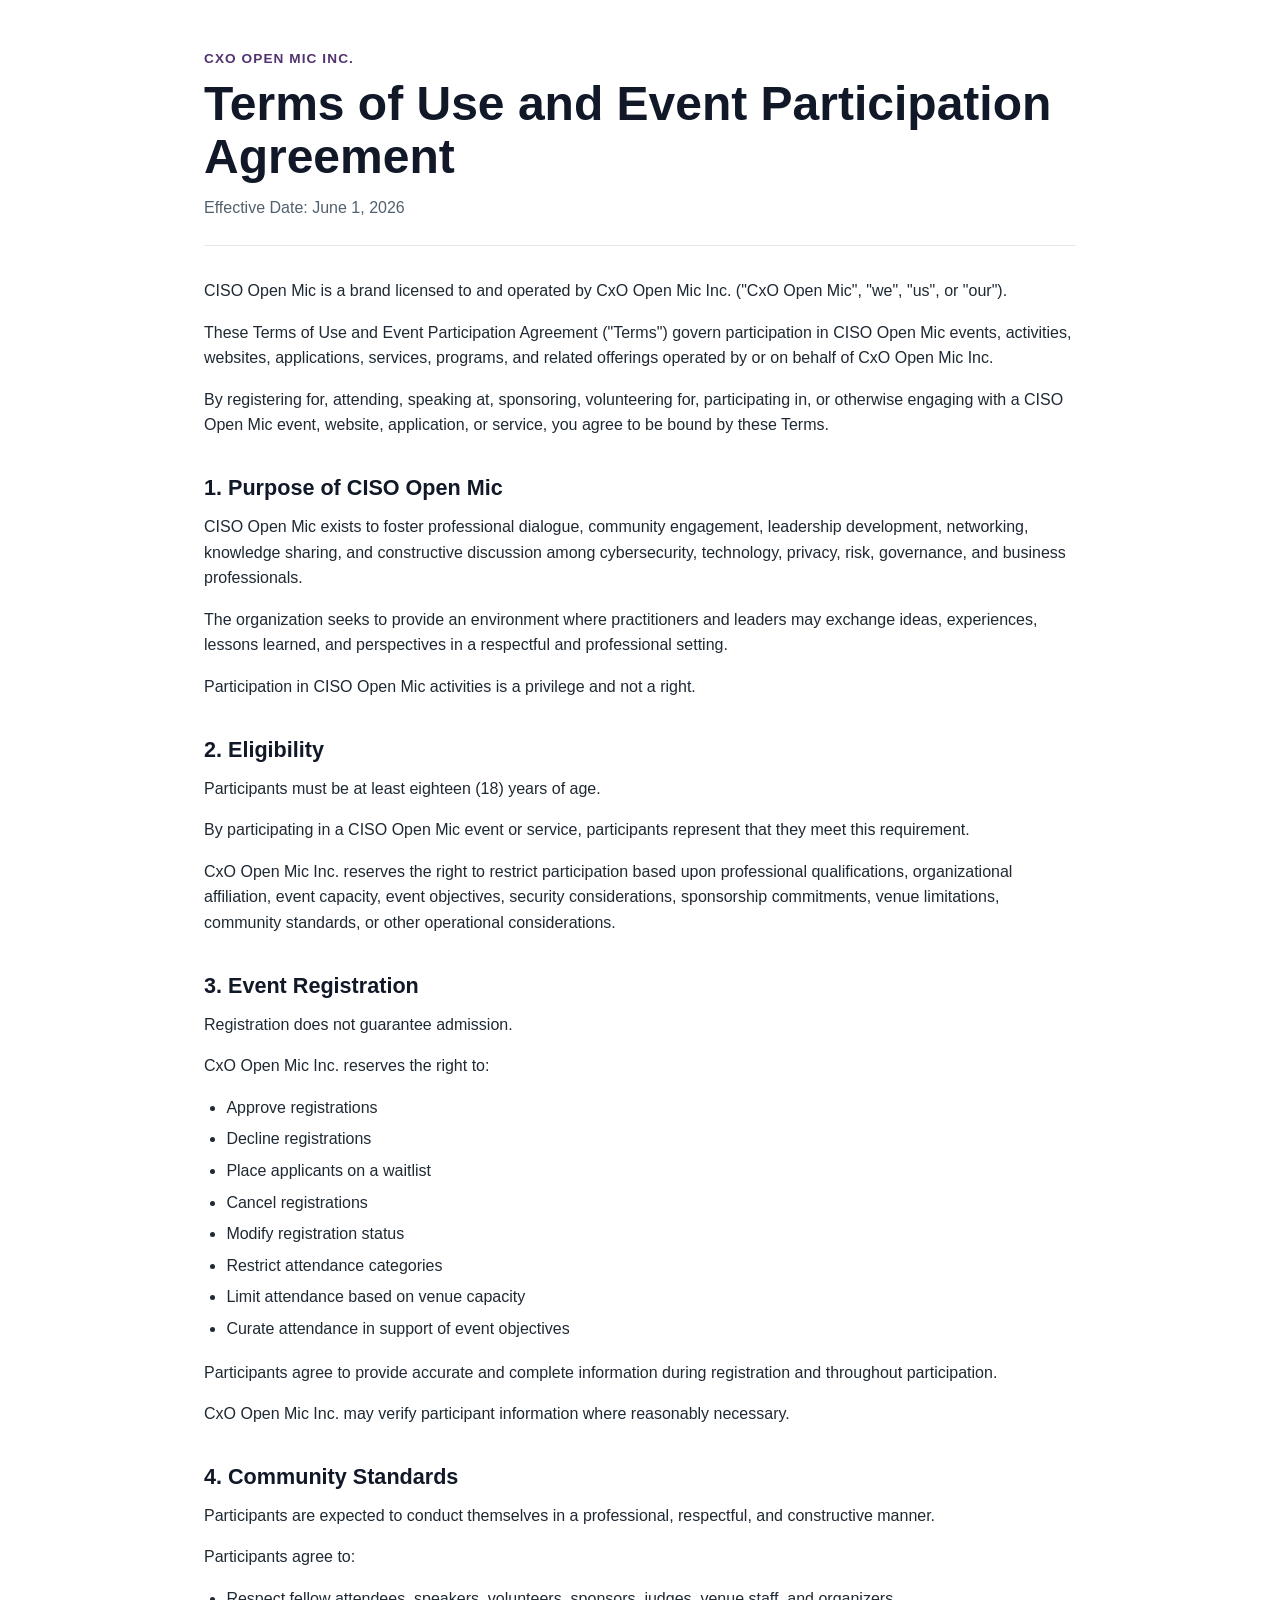
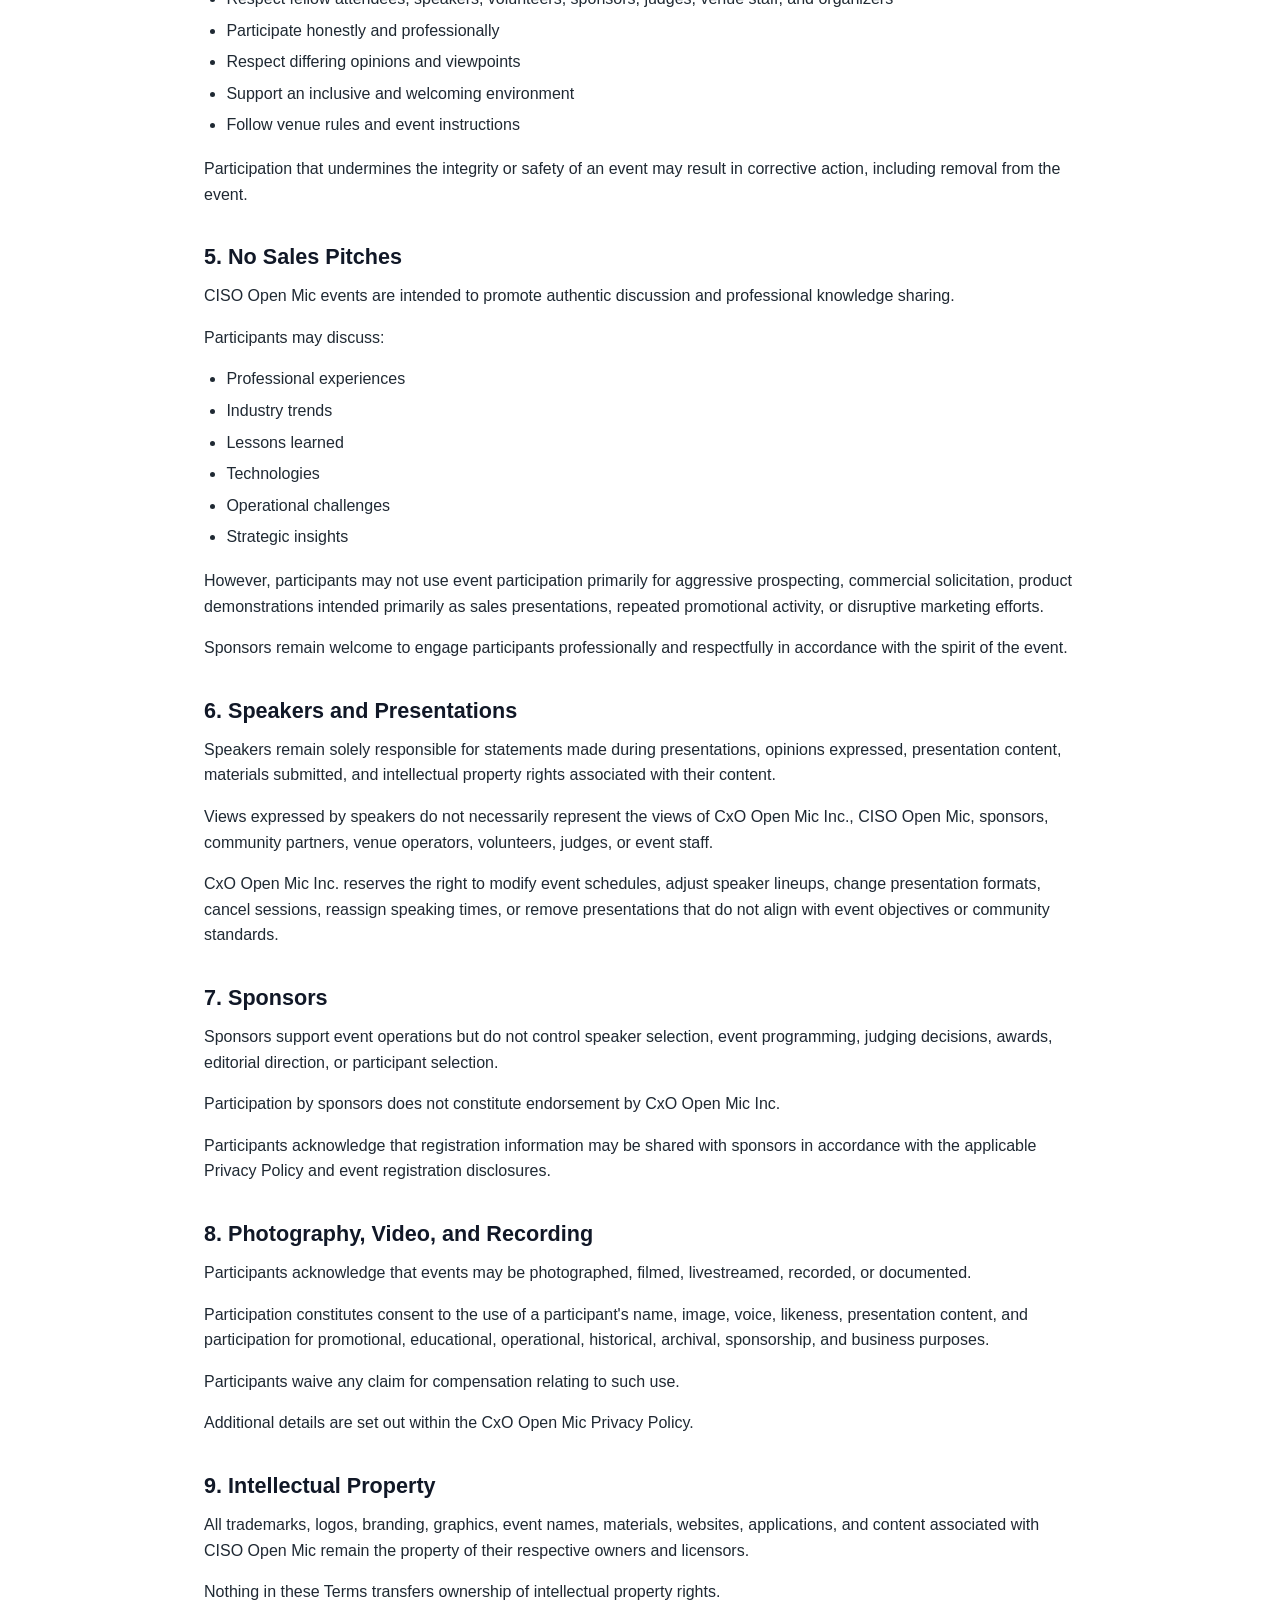
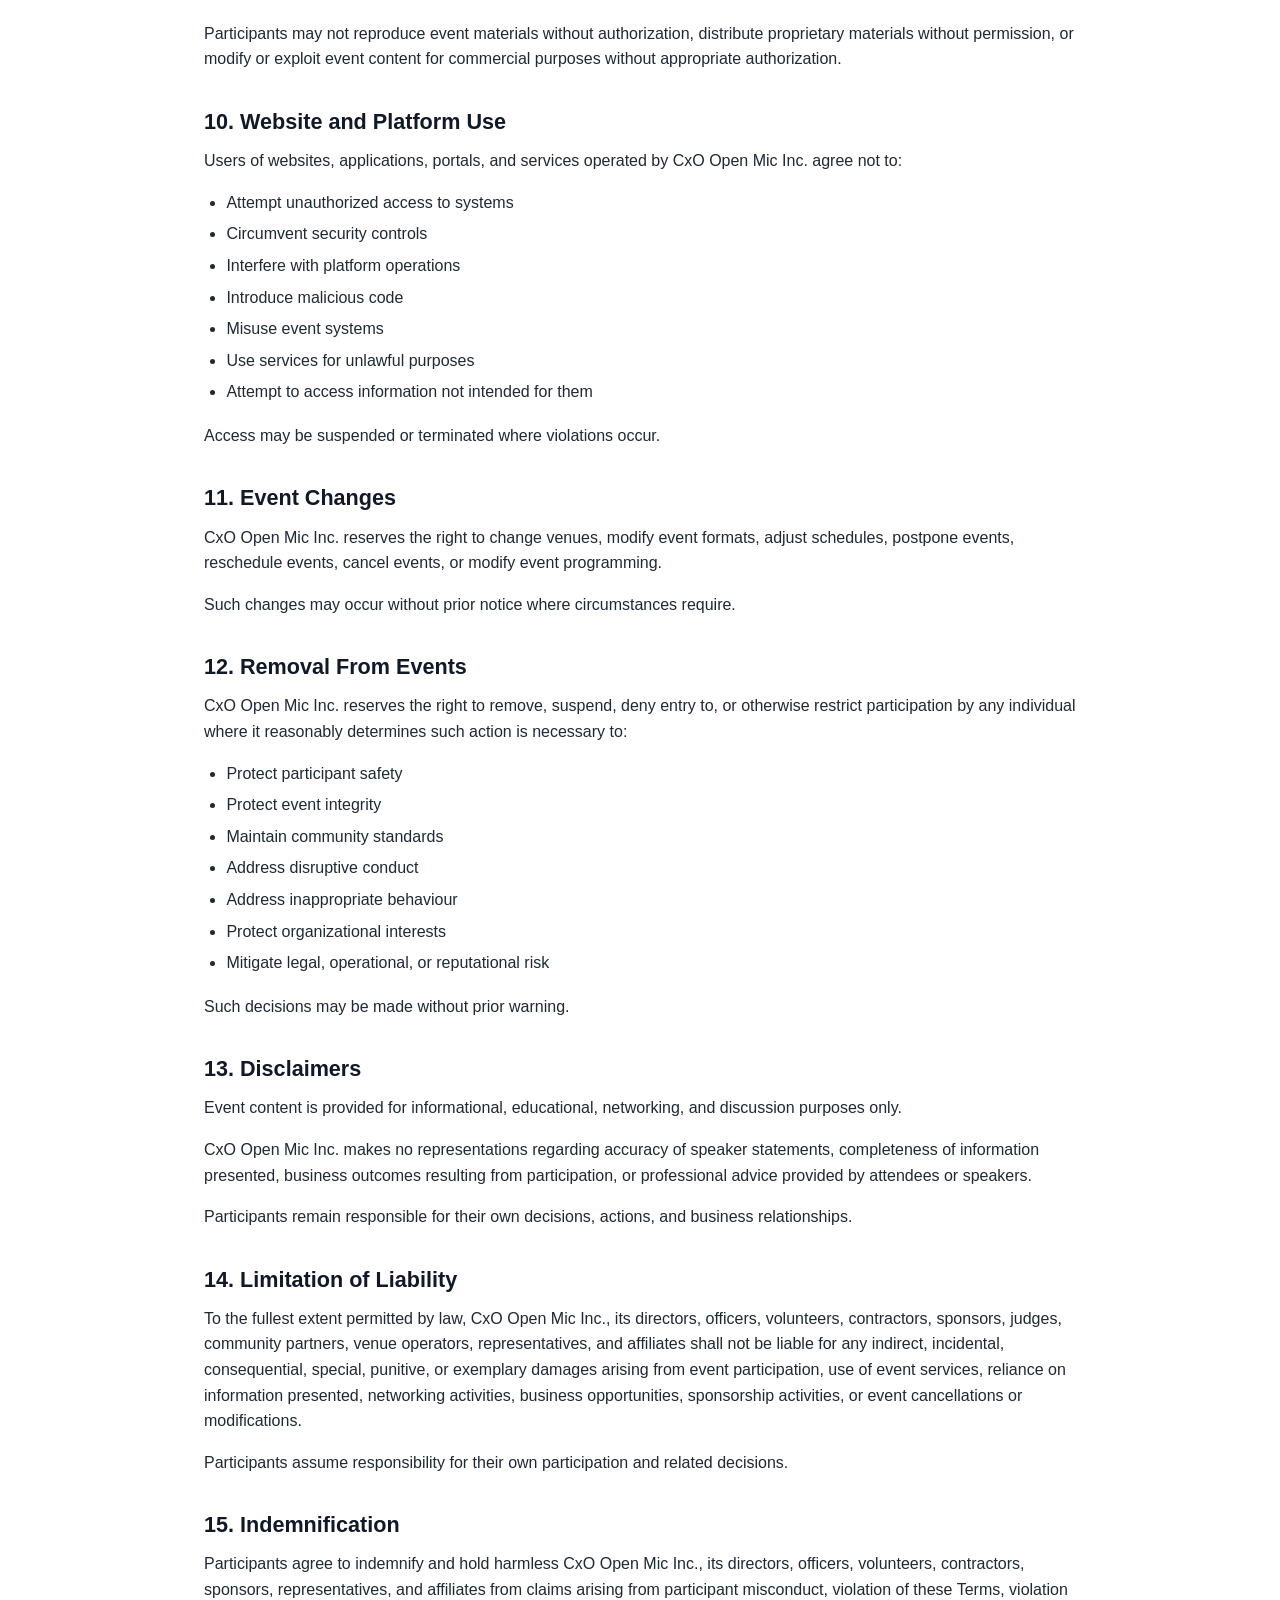
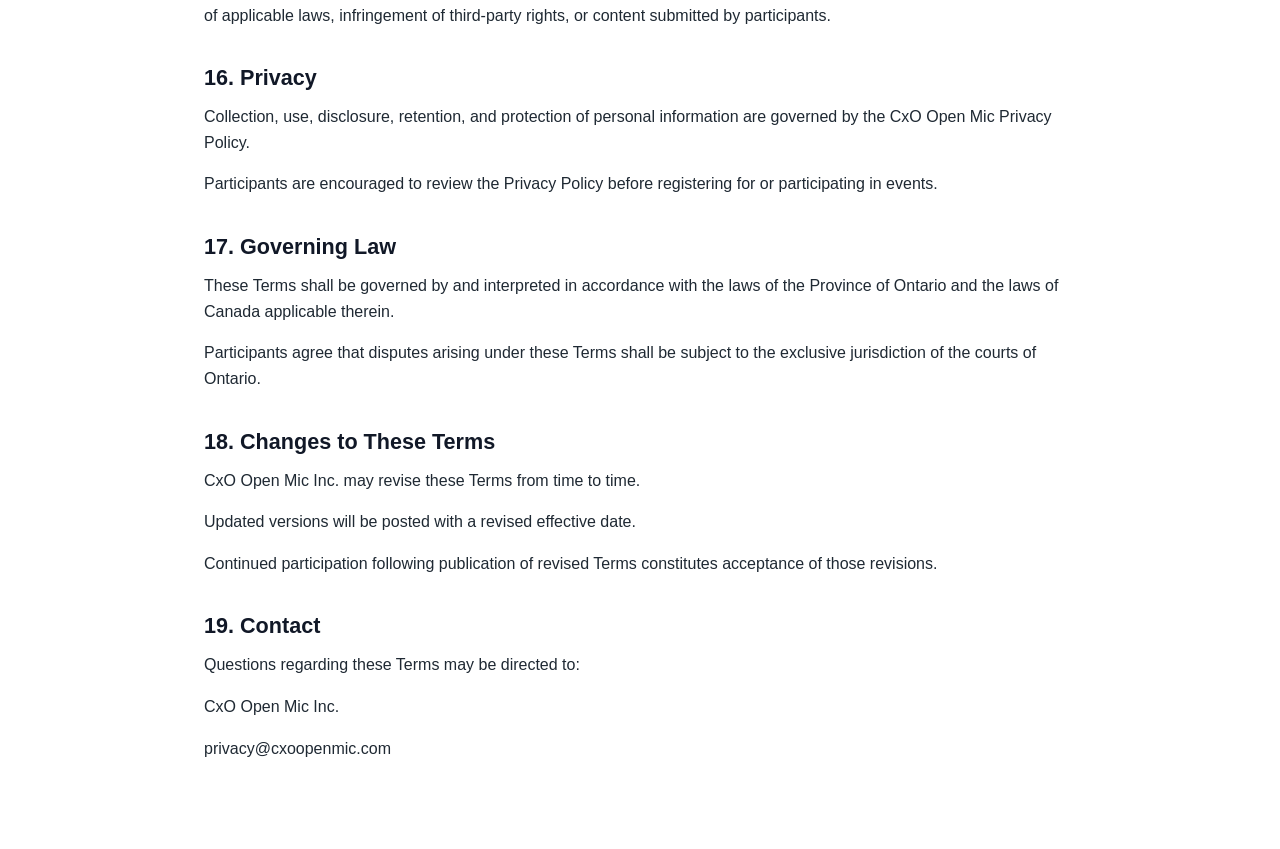
<file: public/terms.html>
<!doctype html>
<html lang="en">
<head>
<meta charset="utf-8">
<meta name="viewport" content="width=device-width, initial-scale=1">
<title>Terms of Use and Event Participation Agreement | CxO Open Mic Inc.</title>
<style>

:root {
  --bg: #ffffff;
  --text: #1f2933;
  --muted: #52606d;
  --heading: #111827;
  --accent: #53336F;
  --border: #e5e7eb;
}
* { box-sizing: border-box; }
body {
  margin: 0;
  background: var(--bg);
  color: var(--text);
  font-family: -apple-system, BlinkMacSystemFont, "Segoe UI", Roboto, Helvetica, Arial, sans-serif;
  line-height: 1.6;
}
main {
  max-width: 920px;
  margin: 0 auto;
  padding: 48px 24px 72px;
}
header {
  border-bottom: 1px solid var(--border);
  margin-bottom: 32px;
  padding-bottom: 24px;
}
.eyebrow {
  color: var(--accent);
  font-size: 0.85rem;
  font-weight: 700;
  letter-spacing: 0.08em;
  text-transform: uppercase;
  margin-bottom: 8px;
}
h1 {
  color: var(--heading);
  font-size: clamp(2rem, 4vw, 3rem);
  line-height: 1.1;
  margin: 0 0 12px;
}
.effective-date {
  color: var(--muted);
  font-size: 1rem;
  margin: 0;
}
h2 {
  color: var(--heading);
  font-size: 1.35rem;
  line-height: 1.3;
  margin-top: 36px;
  margin-bottom: 12px;
}
p { margin: 0 0 16px; }
ul {
  margin: 0 0 18px 1.4rem;
  padding: 0;
}
li { margin: 6px 0; }
.contact-block {
  border-top: 1px solid var(--border);
  margin-top: 40px;
  padding-top: 24px;
}
a {
  color: var(--accent);
}
@media print {
  main { max-width: none; padding: 24px; }
  a { color: inherit; text-decoration: none; }
}

</style>
</head>
<body>
<main>
<header>
<div class="eyebrow">CxO Open Mic Inc.</div>
<h1>Terms of Use and Event Participation Agreement</h1>
<p class="effective-date">Effective Date: June 1, 2026</p>
</header>
<p>CISO Open Mic is a brand licensed to and operated by CxO Open Mic Inc. (&quot;CxO Open Mic&quot;, &quot;we&quot;, &quot;us&quot;, or &quot;our&quot;).</p>
<p>These Terms of Use and Event Participation Agreement (&quot;Terms&quot;) govern participation in CISO Open Mic events, activities, websites, applications, services, programs, and related offerings operated by or on behalf of CxO Open Mic Inc.</p>
<p>By registering for, attending, speaking at, sponsoring, volunteering for, participating in, or otherwise engaging with a CISO Open Mic event, website, application, or service, you agree to be bound by these Terms.</p>
<h2>1. Purpose of CISO Open Mic</h2>
<p>CISO Open Mic exists to foster professional dialogue, community engagement, leadership development, networking, knowledge sharing, and constructive discussion among cybersecurity, technology, privacy, risk, governance, and business professionals.</p>
<p>The organization seeks to provide an environment where practitioners and leaders may exchange ideas, experiences, lessons learned, and perspectives in a respectful and professional setting.</p>
<p>Participation in CISO Open Mic activities is a privilege and not a right.</p>
<h2>2. Eligibility</h2>
<p>Participants must be at least eighteen (18) years of age.</p>
<p>By participating in a CISO Open Mic event or service, participants represent that they meet this requirement.</p>
<p>CxO Open Mic Inc. reserves the right to restrict participation based upon professional qualifications, organizational affiliation, event capacity, event objectives, security considerations, sponsorship commitments, venue limitations, community standards, or other operational considerations.</p>
<h2>3. Event Registration</h2>
<p>Registration does not guarantee admission.</p>
<p>CxO Open Mic Inc. reserves the right to:</p>
<ul>
<li>Approve registrations</li>
<li>Decline registrations</li>
<li>Place applicants on a waitlist</li>
<li>Cancel registrations</li>
<li>Modify registration status</li>
<li>Restrict attendance categories</li>
<li>Limit attendance based on venue capacity</li>
<li>Curate attendance in support of event objectives</li>
</ul>
<p>Participants agree to provide accurate and complete information during registration and throughout participation.</p>
<p>CxO Open Mic Inc. may verify participant information where reasonably necessary.</p>
<h2>4. Community Standards</h2>
<p>Participants are expected to conduct themselves in a professional, respectful, and constructive manner.</p>
<p>Participants agree to:</p>
<ul>
<li>Respect fellow attendees, speakers, volunteers, sponsors, judges, venue staff, and organizers</li>
<li>Participate honestly and professionally</li>
<li>Respect differing opinions and viewpoints</li>
<li>Support an inclusive and welcoming environment</li>
<li>Follow venue rules and event instructions</li>
</ul>
<p>Participation that undermines the integrity or safety of an event may result in corrective action, including removal from the event.</p>
<h2>5. No Sales Pitches</h2>
<p>CISO Open Mic events are intended to promote authentic discussion and professional knowledge sharing.</p>
<p>Participants may discuss:</p>
<ul>
<li>Professional experiences</li>
<li>Industry trends</li>
<li>Lessons learned</li>
<li>Technologies</li>
<li>Operational challenges</li>
<li>Strategic insights</li>
</ul>
<p>However, participants may not use event participation primarily for aggressive prospecting, commercial solicitation, product demonstrations intended primarily as sales presentations, repeated promotional activity, or disruptive marketing efforts.</p>
<p>Sponsors remain welcome to engage participants professionally and respectfully in accordance with the spirit of the event.</p>
<h2>6. Speakers and Presentations</h2>
<p>Speakers remain solely responsible for statements made during presentations, opinions expressed, presentation content, materials submitted, and intellectual property rights associated with their content.</p>
<p>Views expressed by speakers do not necessarily represent the views of CxO Open Mic Inc., CISO Open Mic, sponsors, community partners, venue operators, volunteers, judges, or event staff.</p>
<p>CxO Open Mic Inc. reserves the right to modify event schedules, adjust speaker lineups, change presentation formats, cancel sessions, reassign speaking times, or remove presentations that do not align with event objectives or community standards.</p>
<h2>7. Sponsors</h2>
<p>Sponsors support event operations but do not control speaker selection, event programming, judging decisions, awards, editorial direction, or participant selection.</p>
<p>Participation by sponsors does not constitute endorsement by CxO Open Mic Inc.</p>
<p>Participants acknowledge that registration information may be shared with sponsors in accordance with the applicable Privacy Policy and event registration disclosures.</p>
<h2>8. Photography, Video, and Recording</h2>
<p>Participants acknowledge that events may be photographed, filmed, livestreamed, recorded, or documented.</p>
<p>Participation constitutes consent to the use of a participant&#x27;s name, image, voice, likeness, presentation content, and participation for promotional, educational, operational, historical, archival, sponsorship, and business purposes.</p>
<p>Participants waive any claim for compensation relating to such use.</p>
<p>Additional details are set out within the CxO Open Mic Privacy Policy.</p>
<h2>9. Intellectual Property</h2>
<p>All trademarks, logos, branding, graphics, event names, materials, websites, applications, and content associated with CISO Open Mic remain the property of their respective owners and licensors.</p>
<p>Nothing in these Terms transfers ownership of intellectual property rights.</p>
<p>Participants may not reproduce event materials without authorization, distribute proprietary materials without permission, or modify or exploit event content for commercial purposes without appropriate authorization.</p>
<h2>10. Website and Platform Use</h2>
<p>Users of websites, applications, portals, and services operated by CxO Open Mic Inc. agree not to:</p>
<ul>
<li>Attempt unauthorized access to systems</li>
<li>Circumvent security controls</li>
<li>Interfere with platform operations</li>
<li>Introduce malicious code</li>
<li>Misuse event systems</li>
<li>Use services for unlawful purposes</li>
<li>Attempt to access information not intended for them</li>
</ul>
<p>Access may be suspended or terminated where violations occur.</p>
<h2>11. Event Changes</h2>
<p>CxO Open Mic Inc. reserves the right to change venues, modify event formats, adjust schedules, postpone events, reschedule events, cancel events, or modify event programming.</p>
<p>Such changes may occur without prior notice where circumstances require.</p>
<h2>12. Removal From Events</h2>
<p>CxO Open Mic Inc. reserves the right to remove, suspend, deny entry to, or otherwise restrict participation by any individual where it reasonably determines such action is necessary to:</p>
<ul>
<li>Protect participant safety</li>
<li>Protect event integrity</li>
<li>Maintain community standards</li>
<li>Address disruptive conduct</li>
<li>Address inappropriate behaviour</li>
<li>Protect organizational interests</li>
<li>Mitigate legal, operational, or reputational risk</li>
</ul>
<p>Such decisions may be made without prior warning.</p>
<h2>13. Disclaimers</h2>
<p>Event content is provided for informational, educational, networking, and discussion purposes only.</p>
<p>CxO Open Mic Inc. makes no representations regarding accuracy of speaker statements, completeness of information presented, business outcomes resulting from participation, or professional advice provided by attendees or speakers.</p>
<p>Participants remain responsible for their own decisions, actions, and business relationships.</p>
<h2>14. Limitation of Liability</h2>
<p>To the fullest extent permitted by law, CxO Open Mic Inc., its directors, officers, volunteers, contractors, sponsors, judges, community partners, venue operators, representatives, and affiliates shall not be liable for any indirect, incidental, consequential, special, punitive, or exemplary damages arising from event participation, use of event services, reliance on information presented, networking activities, business opportunities, sponsorship activities, or event cancellations or modifications.</p>
<p>Participants assume responsibility for their own participation and related decisions.</p>
<h2>15. Indemnification</h2>
<p>Participants agree to indemnify and hold harmless CxO Open Mic Inc., its directors, officers, volunteers, contractors, sponsors, representatives, and affiliates from claims arising from participant misconduct, violation of these Terms, violation of applicable laws, infringement of third-party rights, or content submitted by participants.</p>
<h2>16. Privacy</h2>
<p>Collection, use, disclosure, retention, and protection of personal information are governed by the CxO Open Mic Privacy Policy.</p>
<p>Participants are encouraged to review the Privacy Policy before registering for or participating in events.</p>
<h2>17. Governing Law</h2>
<p>These Terms shall be governed by and interpreted in accordance with the laws of the Province of Ontario and the laws of Canada applicable therein.</p>
<p>Participants agree that disputes arising under these Terms shall be subject to the exclusive jurisdiction of the courts of Ontario.</p>
<h2>18. Changes to These Terms</h2>
<p>CxO Open Mic Inc. may revise these Terms from time to time.</p>
<p>Updated versions will be posted with a revised effective date.</p>
<p>Continued participation following publication of revised Terms constitutes acceptance of those revisions.</p>
<h2>19. Contact</h2>
<p>Questions regarding these Terms may be directed to:</p>
<p>CxO Open Mic Inc.</p>
<p>privacy@cxoopenmic.com</p>
</main>
</body>
</html>
</file>
